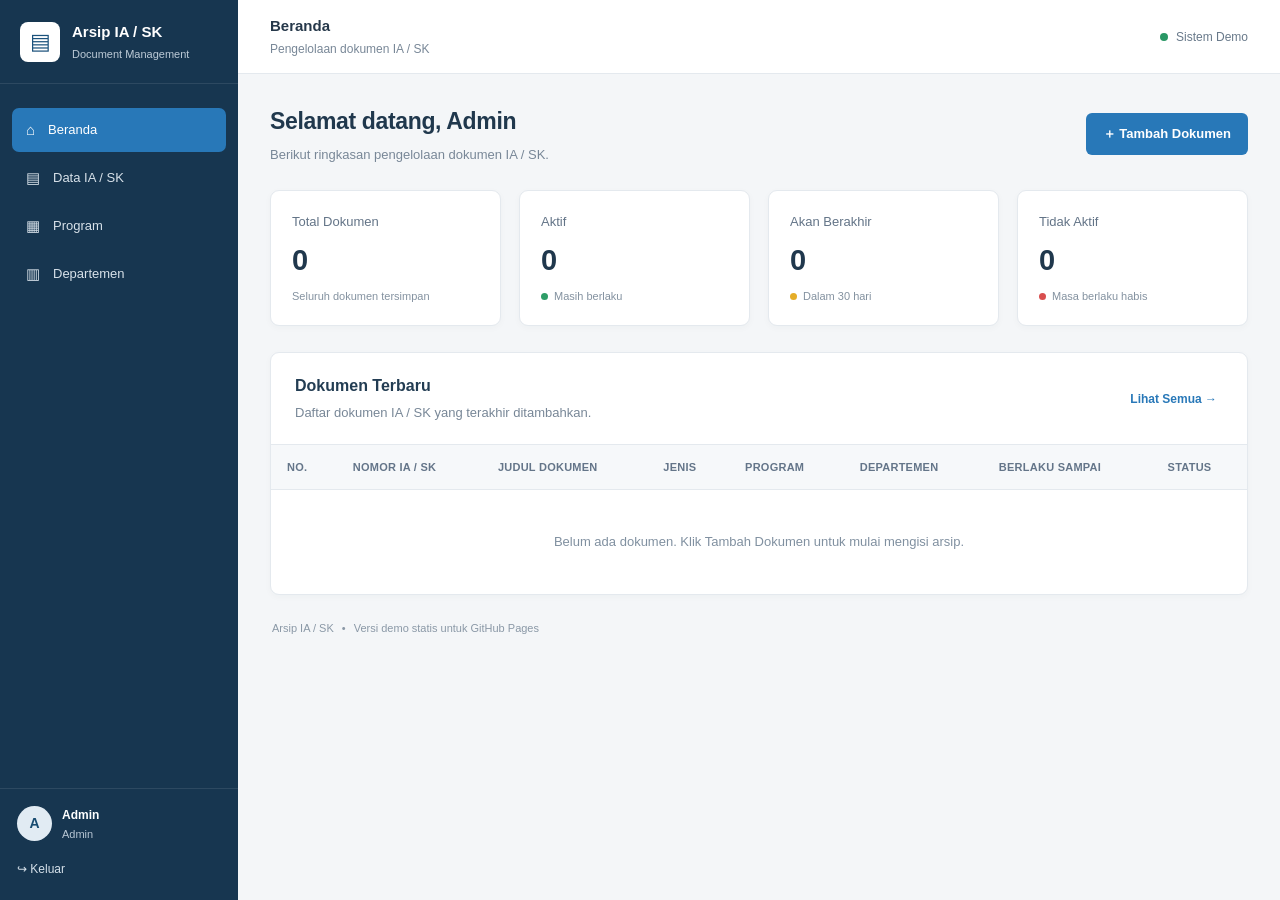
<file: index.html>
<!DOCTYPE html>
<html lang="id">
<head>
  <meta charset="UTF-8">
  <meta name="viewport" content="width=device-width, initial-scale=1.0">
  <title>Arsip IA / SK</title>
  <link rel="stylesheet" href="style.css">
</head>
<body>
  <aside class="sidebar" id="sidebar">
    <div class="brand">
      <div class="brand-icon">▤</div>
      <div>
        <strong>Arsip IA / SK</strong>
        <small>Document Management</small>
      </div>
    </div>

    <nav class="menu">
      <button class="menu-link active" data-page="beranda">⌂ <span>Beranda</span></button>
      <button class="menu-link" data-page="dokumen">▤ <span>Data IA / SK</span></button>
      <button class="menu-link" data-page="program">▦ <span>Program</span></button>
      <button class="menu-link" data-page="departemen">▥ <span>Departemen</span></button>
    </nav>

    <div class="sidebar-bottom">
      <div class="admin-profile">
        <div class="avatar">A</div>
        <div>
          <strong>Admin</strong>
          <small>Admin</small>
        </div>
      </div>
      <button class="logout-link" id="logoutBtn">↪ Keluar</button>
    </div>
  </aside>

  <main class="main">
    <header class="topbar">
      <button class="mobile-menu" id="mobileMenu">☰</button>
      <div>
        <strong id="topTitle">Beranda</strong>
        <small>Pengelolaan dokumen IA / SK</small>
      </div>
      <div class="top-right">
        <span class="status-dot"></span> Sistem Demo
      </div>
    </header>

    <section class="content">
      <div class="page-heading">
        <div>
          <h1 id="pageTitle">Selamat datang, Admin</h1>
          <p id="pageDesc">Berikut ringkasan pengelolaan dokumen IA / SK.</p>
        </div>
        <button class="btn btn-primary" id="addBtn">＋ Tambah Dokumen</button>
      </div>

      <!-- BERANDA -->
      <section id="dashboardPage">
        <div class="stats">
          <article class="stat-card">
            <div class="stat-label">Total Dokumen</div>
            <strong id="totalCount">0</strong>
            <div class="stat-note">Seluruh dokumen tersimpan</div>
          </article>

          <article class="stat-card">
            <div class="stat-label">Aktif</div>
            <strong id="activeCount">0</strong>
            <div class="stat-note"><span class="dot green"></span>Masih berlaku</div>
          </article>

          <article class="stat-card">
            <div class="stat-label">Akan Berakhir</div>
            <strong id="soonCount">0</strong>
            <div class="stat-note"><span class="dot yellow"></span>Dalam 30 hari</div>
          </article>

          <article class="stat-card">
            <div class="stat-label">Tidak Aktif</div>
            <strong id="inactiveCount">0</strong>
            <div class="stat-note"><span class="dot red"></span>Masa berlaku habis</div>
          </article>
        </div>

        <section class="panel">
          <div class="panel-head">
            <div>
              <h2>Dokumen Terbaru</h2>
              <p>Daftar dokumen IA / SK yang terakhir ditambahkan.</p>
            </div>
            <button class="text-button" id="viewAllBtn">Lihat Semua →</button>
          </div>

          <div class="table-wrap">
            <table>
              <thead>
                <tr>
                  <th>No.</th>
                  <th>Nomor IA / SK</th>
                  <th>Judul Dokumen</th>
                  <th>Jenis</th>
                  <th>Program</th>
                  <th>Departemen</th>
                  <th>Berlaku Sampai</th>
                  <th>Status</th>
                </tr>
              </thead>
              <tbody id="recentRows"></tbody>
            </table>
          </div>

          <div class="empty-state hidden" id="recentEmpty">
            Belum ada dokumen. Klik Tambah Dokumen untuk mulai mengisi arsip.
          </div>
        </section>
      </section>

      <!-- DATA IA / SK -->
      <section id="documentsPage" class="hidden">
        <section class="panel">
          <div class="toolbar">
            <div class="searchbox">
              <span>⌕</span>
              <input id="searchInput" type="search"
                placeholder="Cari nomor atau judul dokumen...">
            </div>

            <select id="statusFilter">
              <option value="">Semua Status</option>
              <option>Aktif</option>
              <option>Akan Berakhir</option>
              <option>Tidak Aktif</option>
            </select>

            <select id="typeFilter">
              <option value="">Semua Jenis</option>
              <option>IA</option>
              <option>SK</option>
            </select>

            <button class="btn btn-outline" id="exportBtn">Ekspor CSV</button>
          </div>

          <div class="table-wrap">
            <table>
              <thead>
                <tr>
                  <th>No.</th>
                  <th>Nomor IA / SK</th>
                  <th>Judul Dokumen</th>
                  <th>Jenis</th>
                  <th>Program</th>
                  <th>Departemen</th>
                  <th>Tanggal Terbit</th>
                  <th>Berlaku Sampai</th>
                  <th>Status</th>
                  <th>Aksi</th>
                </tr>
              </thead>
              <tbody id="documentRows"></tbody>
            </table>
          </div>

          <div class="empty-state hidden" id="documentsEmpty">
            Data tidak ditemukan.
          </div>
        </section>
      </section>

      <!-- PROGRAM -->
      <section id="programPage" class="hidden">
        <section class="panel">
          <div class="panel-head management-head">
            <div>
              <h2>Daftar Program</h2>
              <p id="programCountLabel">Menampilkan data program.</p>
            </div>
            <button class="btn btn-primary" id="addProgramBtn">
              ＋ Tambah Program
            </button>
          </div>

          <div class="table-wrap">
            <table class="management-table">
              <thead>
                <tr>
                  <th>No.</th>
                  <th>Nama Program</th>
                  <th>Keterangan</th>
                  <th>Status</th>
                  <th>Aksi</th>
                </tr>
              </thead>
              <tbody id="programList"></tbody>
            </table>
          </div>

          <div id="programEmpty" class="empty-state hidden">
            Belum ada data program.
          </div>
        </section>
      </section>

      <!-- DEPARTEMEN -->
      <section id="departemenPage" class="hidden">
        <section class="panel">
          <div class="panel-head management-head">
            <div>
              <h2>Daftar Departemen</h2>
              <p id="departmentCountLabel">Menampilkan data departemen.</p>
            </div>
            <button class="btn btn-primary" id="addDepartmentBtn">
              ＋ Tambah Departemen
            </button>
          </div>

          <div class="table-wrap">
            <table class="management-table">
              <thead>
                <tr>
                  <th>No.</th>
                  <th>Nama Departemen</th>
                  <th>Keterangan</th>
                  <th>Status</th>
                  <th>Aksi</th>
                </tr>
              </thead>
              <tbody id="departmentList"></tbody>
            </table>
          </div>

          <div id="departmentEmpty" class="empty-state hidden">
            Belum ada data departemen.
          </div>
        </section>
      </section>

      <footer>
        Arsip IA / SK <span>•</span> Versi demo statis untuk GitHub Pages
      </footer>
    </section>
  </main>

  <!-- MODAL TAMBAH DOKUMEN -->
  <div class="modal-backdrop hidden" id="modalBackdrop">
    <div class="modal">
      <div class="modal-header">
        <div>
          <h2>Tambah Dokumen</h2>
          <p>Lengkapi informasi dokumen IA / SK.</p>
        </div>
        <button class="close-btn" id="closeModal">×</button>
      </div>

      <form id="documentForm">
        <div class="form-grid">
          <label>Nomor IA / SK
            <input name="number" required placeholder="Contoh: 001/SK/2026">
          </label>

          <label>Jenis Dokumen
            <select name="type" required>
              <option value="IA">IA</option>
              <option value="SK">SK</option>
            </select>
          </label>

          <label class="full">Judul Dokumen
            <input name="title" required placeholder="Masukkan judul dokumen">
          </label>

          <label>Program
            <select name="program" id="programSelect" required>
              <option value="">Pilih program</option>
            </select>
          </label>

          <label>Departemen
            <select name="department" id="departmentSelect" required>
              <option value="">Pilih departemen</option>
            </select>
          </label>

          <label>Tanggal Terbit
            <input name="issued" type="date" required>
          </label>

          <label>Berlaku Sampai
            <input name="expires" type="date">
          </label>

          <label class="full">Keterangan
            <textarea name="notes" rows="3"
              placeholder="Keterangan tambahan (opsional)"></textarea>
          </label>

          <label class="full">File PDF (opsional)
            <input name="pdf" type="file" accept="application/pdf">
            <small class="hint">
              File PDF disimpan sementara di browser. Maksimal 5 MB.
            </small>
          </label>
        </div>

        <div class="modal-actions">
          <button type="button" class="btn btn-outline" id="cancelModal">Batal</button>
          <button type="submit" class="btn btn-primary">Simpan Dokumen</button>
        </div>
      </form>
    </div>
  </div>

  <!-- MODAL TAMBAH PROGRAM -->
  <div class="modal-backdrop hidden" id="programModalBackdrop">
    <div class="modal small-modal">
      <div class="modal-header">
        <div>
          <h2>Tambah Program</h2>
          <p>Masukkan informasi program baru.</p>
        </div>
        <button class="close-btn" id="closeProgramModal">×</button>
      </div>

      <form id="programForm">
        <div class="form-grid single-grid">
          <label>Nama Program
            <input name="name" required placeholder="Masukkan nama program">
          </label>

          <label>Keterangan
            <textarea name="notes" rows="3"
              placeholder="Keterangan (opsional)"></textarea>
          </label>

          <label>Status
            <select name="status">
              <option>Aktif</option>
              <option>Tidak Aktif</option>
            </select>
          </label>
        </div>

        <div class="modal-actions">
          <button type="button" class="btn btn-outline" id="cancelProgramModal">Batal</button>
          <button type="submit" class="btn btn-primary">Simpan Program</button>
        </div>
      </form>
    </div>
  </div>

  <!-- MODAL TAMBAH DEPARTEMEN -->
  <div class="modal-backdrop hidden" id="departmentModalBackdrop">
    <div class="modal small-modal">
      <div class="modal-header">
        <div>
          <h2>Tambah Departemen</h2>
          <p>Masukkan informasi departemen baru.</p>
        </div>
        <button class="close-btn" id="closeDepartmentModal">×</button>
      </div>

      <form id="departmentForm">
        <div class="form-grid single-grid">
          <label>Nama Departemen
            <input name="name" required placeholder="Masukkan nama departemen">
          </label>

          <label>Keterangan
            <textarea name="notes" rows="3"
              placeholder="Keterangan (opsional)"></textarea>
          </label>

          <label>Status
            <select name="status">
              <option>Aktif</option>
              <option>Tidak Aktif</option>
            </select>
          </label>
        </div>

        <div class="modal-actions">
          <button type="button" class="btn btn-outline" id="cancelDepartmentModal">Batal</button>
          <button type="submit" class="btn btn-primary">Simpan Departemen</button>
        </div>
      </form>
    </div>
  </div>

  <div class="toast hidden" id="toast" role="status"></div>

  <script src="app.js"></script>
</body>
</html>
</file>
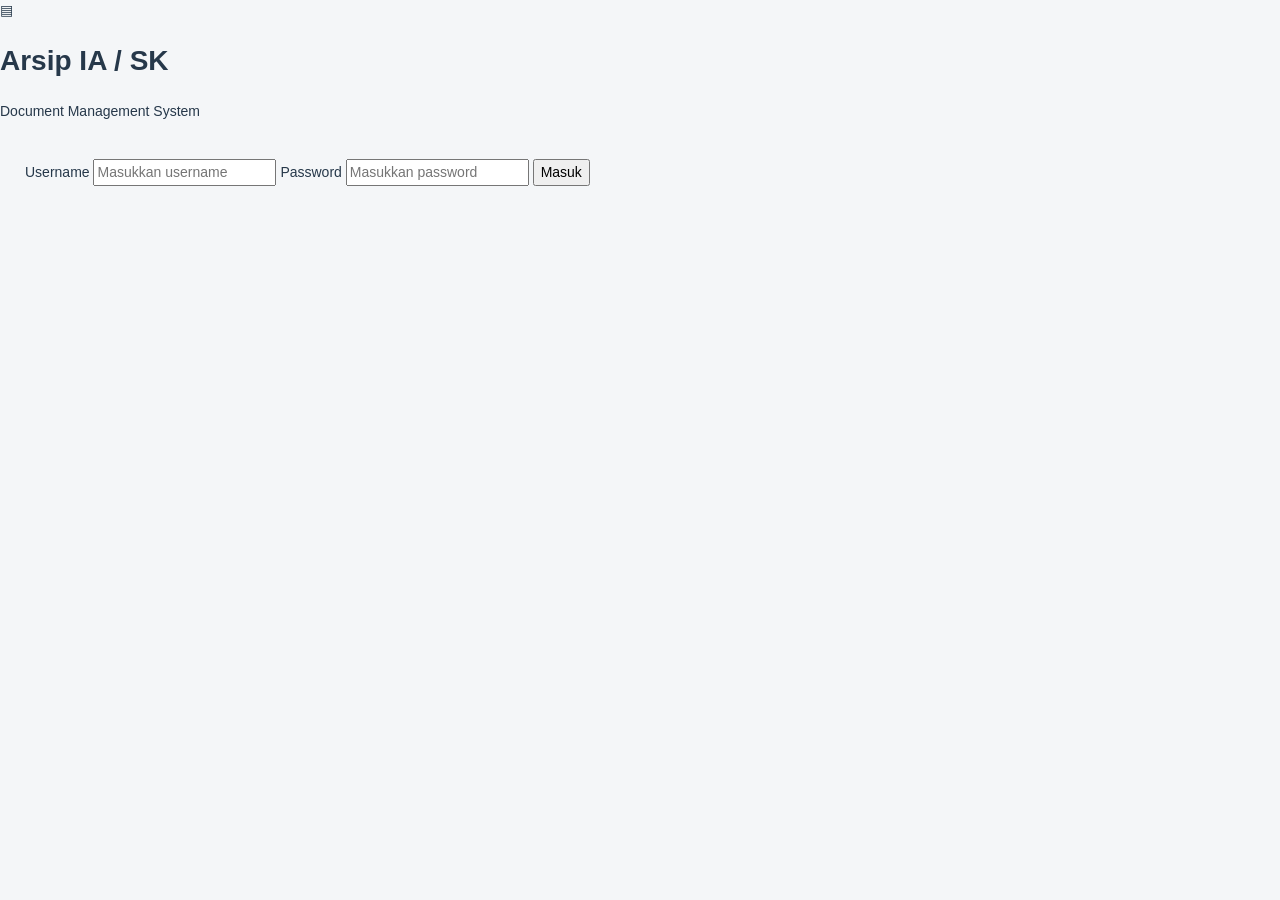
<file: login.html>
<!DOCTYPE html>
<html lang="id">
<head>
  <meta charset="UTF-8">
  <meta name="viewport" content="width=device-width, initial-scale=1.0">
  <title>Login - Arsip IA / SK</title>
  <link rel="stylesheet" href="style.css">
</head>
<body class="login-page">
  <main class="login-card">
    <div class="login-icon">▤</div>
    <h1>Arsip IA / SK</h1>
    <p class="login-subtitle">Document Management System</p>

    <form id="loginForm">
      <label for="username">Username</label>
      <input
        type="text"
        id="username"
        placeholder="Masukkan username"
        autocomplete="username"
        required
      >

      <label for="password">Password</label>
      <input
        type="password"
        id="password"
        placeholder="Masukkan password"
        autocomplete="current-password"
        required
      >

      <p id="loginError" class="login-error hidden">
        Username atau password salah.
      </p>

      <button type="submit">Masuk</button>
    </form>
  </main>

  <script>
    if (sessionStorage.getItem("arsipDemoLogin") === "true") {
      window.location.replace("index.html");
    }

    document.getElementById("loginForm").addEventListener("submit", function(event) {
      event.preventDefault();

      const username = document.getElementById("username").value.trim();
      const password = document.getElementById("password").value;
      const error = document.getElementById("loginError");

      if (username === "admin" && password === "admin123") {
        sessionStorage.setItem("arsipDemoLogin", "true");
        window.location.href = "index.html";
      } else {
        error.classList.remove("hidden");
      }
    });
  </script>
</body>
</html>
</file>
<file: style.css>
* {
  box-sizing: border-box;
}

:root {
  --navy: #173650;
  --navy2: #244d6c;
  --blue: #2878b8;
  --bg: #f4f6f8;
  --text: #26384a;
  --muted: #788797;
  --line: #e4e9ee;
}

body {
  margin: 0;
  font-family: "Segoe UI", Arial, sans-serif;
  background: var(--bg);
  color: var(--text);
  font-size: 14px;
  line-height: 1.5;
}

button, input, select, textarea {
  font: inherit;
}

button {
  cursor: pointer;
}

/* SIDEBAR */

.sidebar {
  position: fixed;
  inset: 0 auto 0 0;
  width: 238px;
  background: var(--navy);
  color: #fff;
  display: flex;
  flex-direction: column;
  z-index: 10;
}

.brand {
  height: 84px;
  padding: 18px 20px;
  display: flex;
  align-items: center;
  gap: 12px;
  border-bottom: 1px solid #ffffff18;
}

.brand-icon {
  width: 40px;
  height: 40px;
  background: #fff;
  border-radius: 8px;
  display: grid;
  place-items: center;
  color: #1b527c;
  font-size: 22px;
  flex-shrink: 0;
}

.brand strong,
.brand small,
.admin-profile strong,
.admin-profile small {
  display: block;
}

.brand strong {
  font-size: 15px;
}

.brand small {
  font-size: 11px;
  color: #bdcbd7;
  margin-top: 3px;
}

.menu {
  padding: 20px 12px;
}

.menu-link {
  width: 100%;
  height: 44px;
  border: 0;
  border-radius: 7px;
  margin: 4px 0;
  padding: 0 14px;
  display: flex;
  align-items: center;
  gap: 13px;
  background: transparent;
  color: #d8e2ea;
  text-align: left;
  font-size: 15px;
}

.menu-link span {
  font-size: 13px;
}

.menu-link:hover {
  background: var(--navy2);
  color: #fff;
}

.menu-link.active {
  background: #2878b8;
  color: #fff;
}

.sidebar-bottom {
  margin-top: auto;
  padding: 17px;
  border-top: 1px solid #ffffff18;
}

.admin-profile {
  display: flex;
  align-items: center;
  gap: 10px;
  margin-bottom: 13px;
}

.avatar {
  width: 35px;
  height: 35px;
  border-radius: 50%;
  background: #e1ebf3;
  color: #174b70;
  display: grid;
  place-items: center;
  font-weight: 700;
}

.admin-profile strong {
  font-size: 12px;
}

.admin-profile small {
  font-size: 11px;
  color: #b8c7d4;
  margin-top: 2px;
}

.logout-link {
  background: none;
  border: 0;
  color: #d6e1ea;
  padding: 5px 0;
  font-size: 12px;
}

/* HEADER DAN KONTEN */

.main {
  margin-left: 238px;
  min-height: 100vh;
}

.topbar {
  height: 74px;
  background: #fff;
  border-bottom: 1px solid var(--line);
  display: flex;
  align-items: center;
  gap: 14px;
  padding: 0 32px;
  position: sticky;
  top: 0;
  z-index: 5;
}

.topbar strong {
  display: block;
  font-size: 15px;
}

.topbar small {
  display: block;
  color: var(--muted);
  font-size: 12px;
  margin-top: 3px;
}

.top-right {
  margin-left: auto;
  display: flex;
  align-items: center;
  gap: 8px;
  color: #68798a;
  font-size: 12px;
}

.status-dot {
  width: 8px;
  height: 8px;
  border-radius: 50%;
  background: #299765;
}

.content {
  padding: 30px 32px;
  max-width: 1700px;
  margin: auto;
}

.page-heading {
  display: flex;
  align-items: center;
  justify-content: space-between;
  gap: 16px;
  margin-bottom: 26px;
}

.page-heading h1 {
  font-size: 23px;
  margin: 0 0 6px;
  font-weight: 700;
  color: #20384d;
  letter-spacing: -.35px;
}

.page-heading p,
.panel-head p {
  margin: 0;
  color: var(--muted);
  font-size: 13px;
}

/* TOMBOL */

.btn {
  border-radius: 6px;
  padding: 10px 16px;
  font-size: 13px;
  font-weight: 600;
  border: 1px solid transparent;
  white-space: nowrap;
  transition: .18s;
}

.btn-primary {
  background: var(--blue);
  color: #fff;
}

.btn-primary:hover {
  background: #1e659d;
}

.btn-outline {
  background: #fff;
  border-color: #d2dce5;
  color: #40566b;
}

.btn-outline:hover {
  background: #f5f8fa;
}

/* STATISTIK */

.stats {
  display: grid;
  grid-template-columns: repeat(4, minmax(0, 1fr));
  gap: 18px;
  margin-bottom: 26px;
}

.stat-card {
  background: #fff;
  border: 1px solid var(--line);
  border-radius: 9px;
  padding: 21px;
  min-height: 132px;
  box-shadow: 0 2px 7px #20384d08;
}

.stat-label {
  font-size: 13px;
  color: #637487;
  margin-bottom: 12px;
}

.stat-card strong {
  display: block;
  font-size: 29px;
  line-height: 1.15;
  color: #20384d;
}

.stat-note {
  margin-top: 11px;
  color: #8492a0;
  font-size: 11px;
}

.dot {
  display: inline-block;
  width: 7px;
  height: 7px;
  border-radius: 50%;
  margin-right: 6px;
}

.green { background: #2e9d67; }
.yellow { background: #e5ad28; }
.red { background: #d84e4e; }

/* PANEL DAN TABEL */

.panel {
  background: #fff;
  border: 1px solid var(--line);
  border-radius: 9px;
  overflow: hidden;
  box-shadow: 0 2px 7px #20384d08;
}

.panel-head {
  padding: 21px 24px;
  display: flex;
  justify-content: space-between;
  align-items: center;
  gap: 15px;
  border-bottom: 1px solid var(--line);
}

.panel-head h2 {
  font-size: 16px;
  margin: 0 0 5px;
  color: #233d53;
}

.text-button {
  border: 0;
  background: transparent;
  color: var(--blue);
  font-weight: 600;
  font-size: 12px;
}

.table-wrap {
  width: 100%;
  overflow: auto;
}

table {
  border-collapse: collapse;
  width: 100%;
  min-width: 900px;
  text-align: left;
}

th {
  background: #f6f8fa;
  color: #647589;
  font-size: 11px;
  text-transform: uppercase;
  letter-spacing: .25px;
  font-weight: 700;
  padding: 14px 16px;
  white-space: nowrap;
  border-bottom: 1px solid var(--line);
}

td {
  padding: 14px 16px;
  border-bottom: 1px solid #edf1f5;
  font-size: 12px;
  color: #43576a;
  vertical-align: middle;
}

tbody tr:hover {
  background: #fafcfe;
}

tbody tr:last-child td {
  border-bottom: 0;
}

.doc-number {
  font-weight: 700;
  color: #254b6c;
  white-space: nowrap;
}

/* STATUS */

.pill {
  display: inline-block;
  padding: 5px 9px;
  border-radius: 5px;
  font-size: 10px;
  font-weight: 700;
  white-space: nowrap;
}

.pill.active {
  background: #e5f5ec;
  color: #237749;
}

.pill.soon {
  background: #fff4d9;
  color: #946b0a;
}

.pill.inactive {
  background: #fde9e9;
  color: #a93232;
}

/* AKSI */

.actions {
  display: flex;
  gap: 6px;
  align-items: center;
}

.action-btn {
  border: 1px solid #d9e1e8;
  background: #fff;
  border-radius: 5px;
  padding: 7px 9px;
  color: #466078;
  font-size: 11px;
  white-space: nowrap;
}

.action-btn:hover {
  background: #f1f5f8;
}

.action-btn.delete {
  color: #b64242;
  background: #fff5f5;
  border-color: #f2dddd;
}

.action-btn.delete:hover {
  background: #fdeaea;
}

/* PENCARIAN */

.toolbar {
  display: flex;
  gap: 10px;
  align-items: center;
  padding: 17px 18px;
  border-bottom: 1px solid var(--line);
  flex-wrap: wrap;
}

.searchbox {
  display: flex;
  align-items: center;
  gap: 8px;
  border: 1px solid #d6dfe8;
  border-radius: 6px;
  background: #fff;
  padding: 0 11px;
  flex: 1;
  min-width: 220px;
  height: 40px;
  color: #7e8d9c;
}

.searchbox input {
  border: 0;
  outline: 0;
  width: 100%;
  font-size: 12px;
  color: var(--text);
}

select {
  height: 40px;
  border: 1px solid #d6dfe8;
  border-radius: 6px;
  background: #fff;
  color: #40566b;
  padding: 0 11px;
  font-size: 12px;
}

.empty-state {
  padding: 42px 20px;
  text-align: center;
  color: #8090a0;
  font-size: 13px;
}

.hidden {
  display: none !important;
}

/* PROGRAM DAN DEPARTEMEN */

.management-table {
  min-width: 680px;
}

.management-table th {
  background: #f6f8fa;
  color: #647589;
  text-transform: none;
  font-size: 12px;
  letter-spacing: 0;
  padding: 15px 20px;
}

.management-table td {
  padding: 16px 20px;
  font-size: 13px;
}

.management-table td strong {
  color: #254b6c;
  font-weight: 600;
}

.management-head {
  min-height: 90px;
  padding: 20px 24px;
}

.management-head .btn {
  flex-shrink: 0;
}

.mini-status {
  display: inline-block;
  padding: 5px 10px;
  border-radius: 20px;
  font-size: 11px;
  font-weight: 700;
}

.mini-status.is-active {
  background: #e4f5eb;
  color: #28764a;
}

.mini-status.is-inactive {
  background: #fde8e8;
  color: #a83232;
}

/* FOOTER */

footer {
  padding: 25px 2px;
  color: #8a98a6;
  font-size: 11px;
}

footer span {
  padding: 0 5px;
}

/* MODAL */

.modal-backdrop {
  position: fixed;
  inset: 0;
  background: #12283d88;
  display: grid;
  place-items: center;
  padding: 20px;
  z-index: 20;
}

.modal {
  width: min(680px, 100%);
  max-height: 92vh;
  overflow: auto;
  background: #fff;
  border-radius: 10px;
  box-shadow: 0 20px 70px #0b203555;
}

.small-modal {
  width: min(500px, 100%);
}

.modal-header {
  padding: 23px 25px;
  border-bottom: 1px solid var(--line);
  display: flex;
  justify-content: space-between;
  align-items: flex-start;
}

.modal-header h2 {
  margin: 0 0 5px;
  font-size: 18px;
}

.modal-header p {
  margin: 0;
  color: var(--muted);
  font-size: 12px;
}

.close-btn {
  border: 0;
  background: none;
  font-size: 26px;
  color: #748393;
  line-height: 1;
}

form {
  padding: 23px 25px;
}

.form-grid {
  display: grid;
  grid-template-columns: 1fr 1fr;
  gap: 17px;
}

.form-grid label {
  display: flex;
  flex-direction: column;
  gap: 7px;
  font-size: 12px;
  font-weight: 650;
  color: #43586b;
}

.form-grid input,
.form-grid select,
.form-grid textarea {
  width: 100%;
  min-height: 41px;
  border: 1px solid #d5dfe8;
  border-radius: 6px;
  padding: 9px 11px;
  font-size: 13px;
  color: var(--text);
  background: #fff;
}

.form-grid textarea {
  resize: vertical;
  min-height: 82px;
}

.form-grid .full {
  grid-column: 1 / -1;
}

.single-grid {
  grid-template-columns: 1fr;
  gap: 16px;
}

.hint {
  font-weight: 400;
  color: #8996a3;
  font-size: 11px;
}

.modal-actions {
  display: flex;
  justify-content: flex-end;
  gap: 9px;
  margin-top: 22px;
  padding-top: 18px;
  border-top: 1px solid var(--line);
}

/* NOTIFIKASI */

.toast {
  position: fixed;
  bottom: 22px;
  right: 24px;
  background: #173d5d;
  color: #fff;
  padding: 13px 18px;
  border-radius: 7px;
  box-shadow: 0 5px 20px #0002;
  z-index: 30;
  font-size: 13px;
  max-width: calc(100% - 40px);
}

/* RESPONSIVE */

.mobile-menu {
  display: none;
  border: 0;
  background: none;
  font-size: 20px;
  color: var(--navy);
}

@media (max-width: 1100px) {
  .stats {
    grid-template-columns: repeat(2, minmax(0, 1fr));
  }

  .content {
    padding: 24px;
  }
}

@media (max-width: 760px) {
  .sidebar {
    transform: translateX(-100%);
    transition: transform .2s;
  }

  .sidebar.open {
    transform: translateX(0);
  }

  .main {
    margin-left: 0;
  }

  .topbar {
    padding: 0 16px;
    gap: 12px;
  }

  .mobile-menu {
    display: block;
  }

  .top-right {
    display: none;
  }

  .content {
    padding: 21px 14px;
  }

  .page-heading {
    align-items: flex-start;
    flex-direction: column;
  }

  .page-heading h1 {
    font-size: 21px;
  }

  .stats {
    gap: 11px;
  }

  .stat-card {
    padding: 15px;
    min-height: 115px;
  }

  .stat-card strong {
    font-size: 25px;
  }

  .panel-head {
    padding: 17px;
  }

  .management-head {
    align-items: flex-start;
    flex-direction: column;
  }

  .management-head .btn {
    width: 100%;
  }

  .form-grid {
    grid-template-columns: 1fr;
  }

  .form-grid .full {
    grid-column: auto;
  }

  .toolbar > * {
    width: 100%;
  }

  .searchbox {
    min-width: 0;
  }

  .modal-backdrop {
    padding: 10px;
  }

  .modal-header,
  form {
    padding: 18px;
  }
}
</file>
